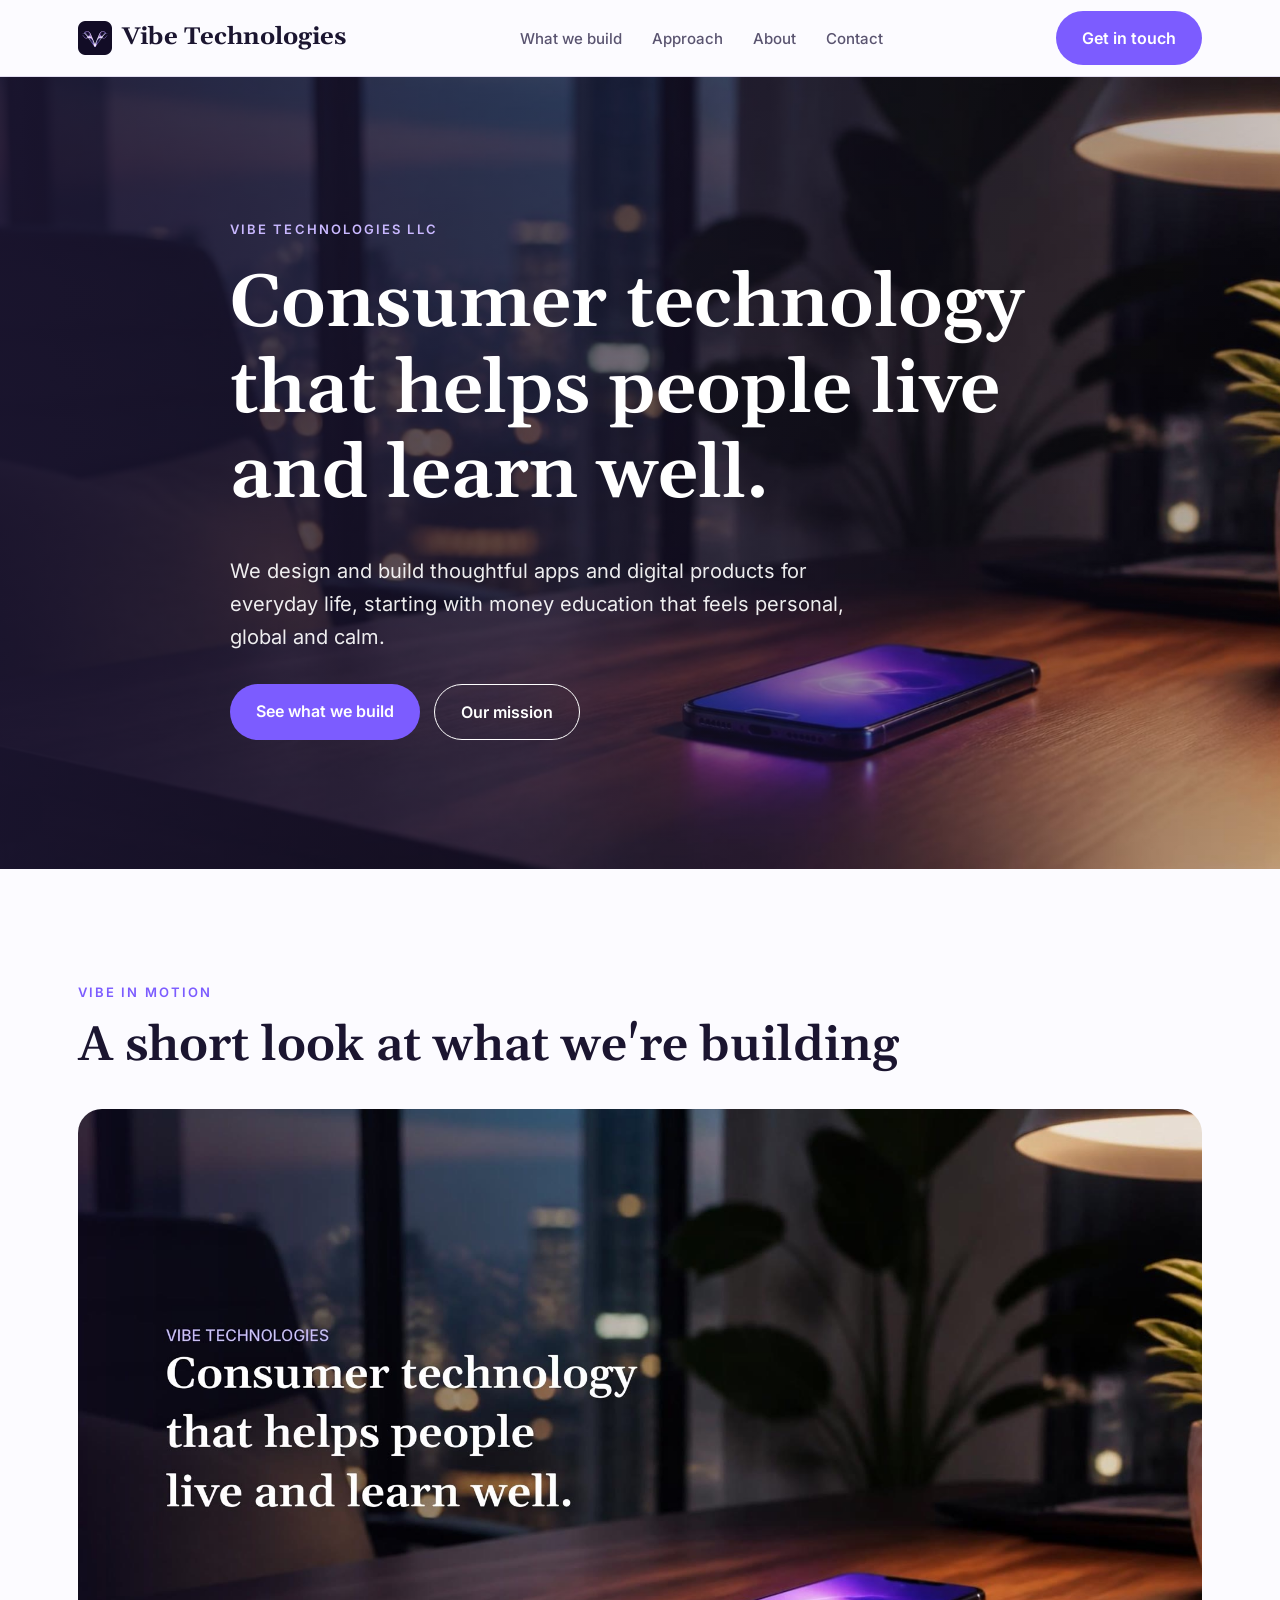
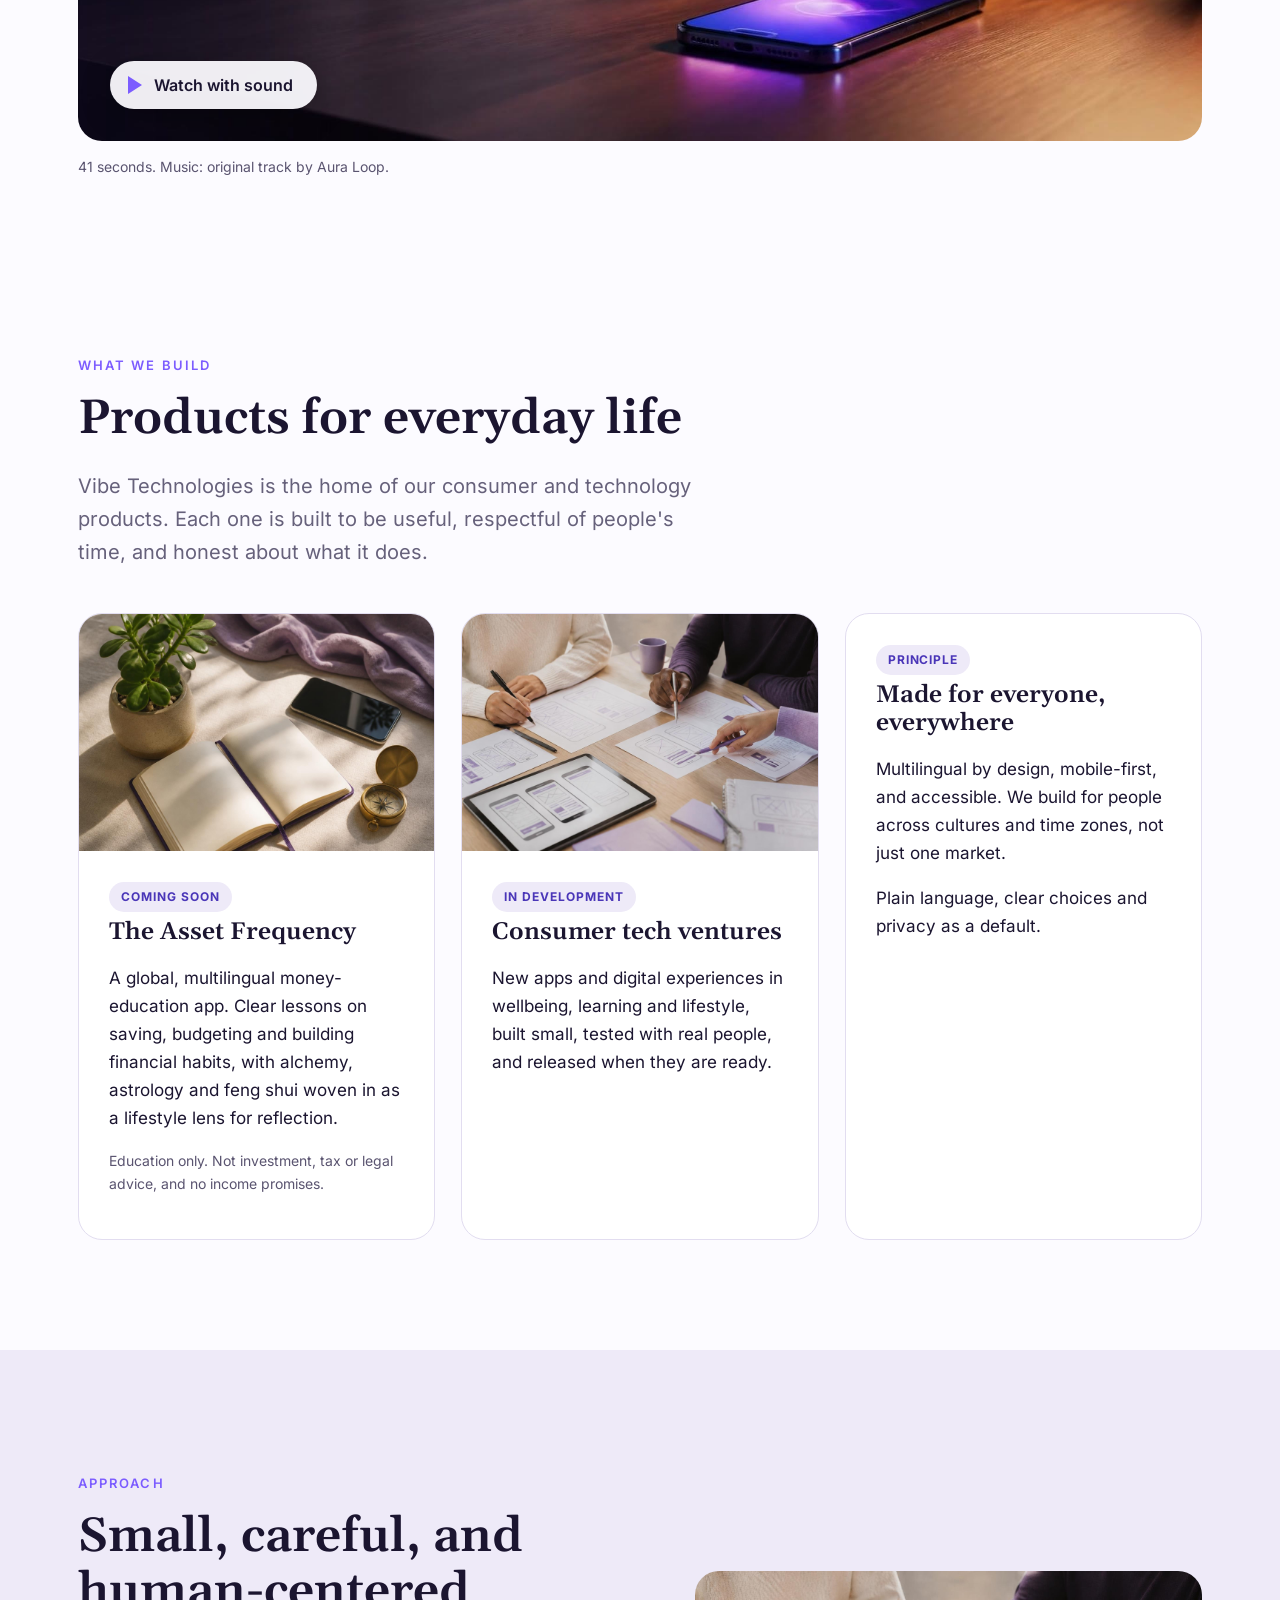
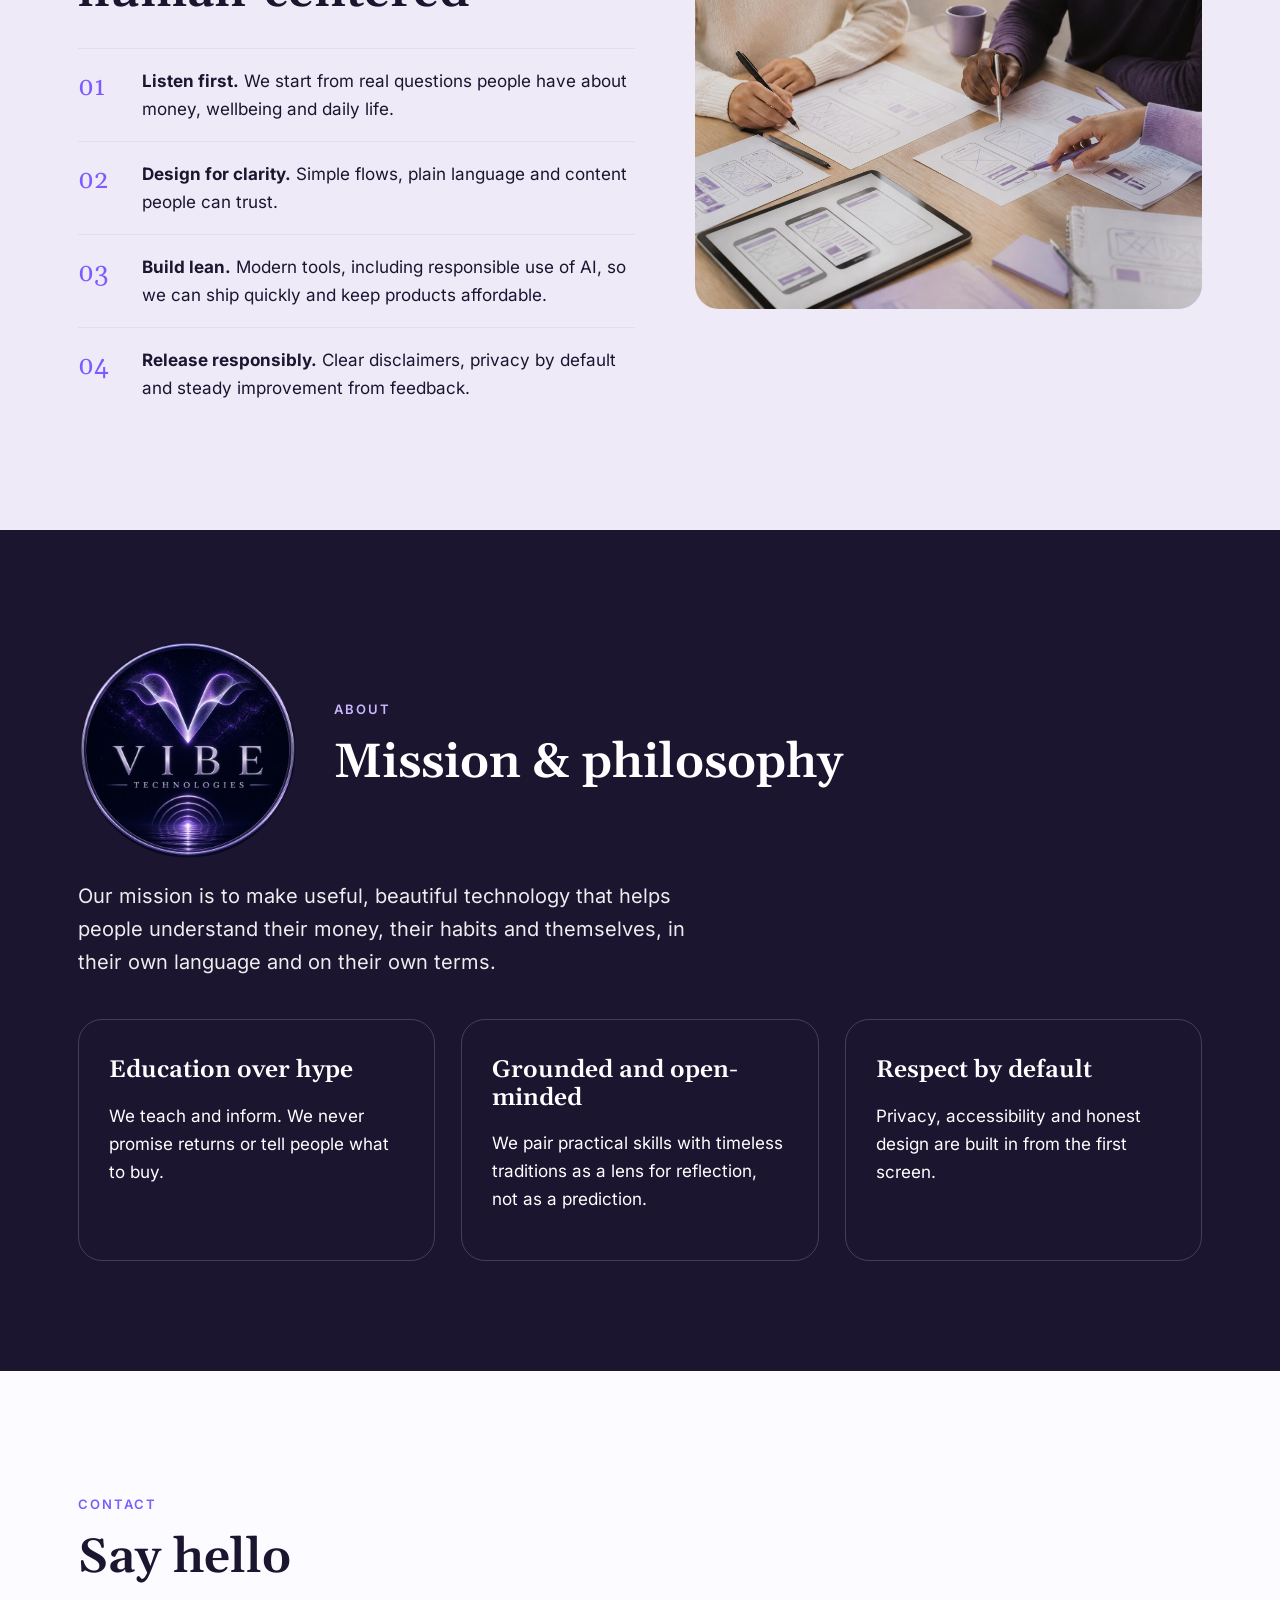
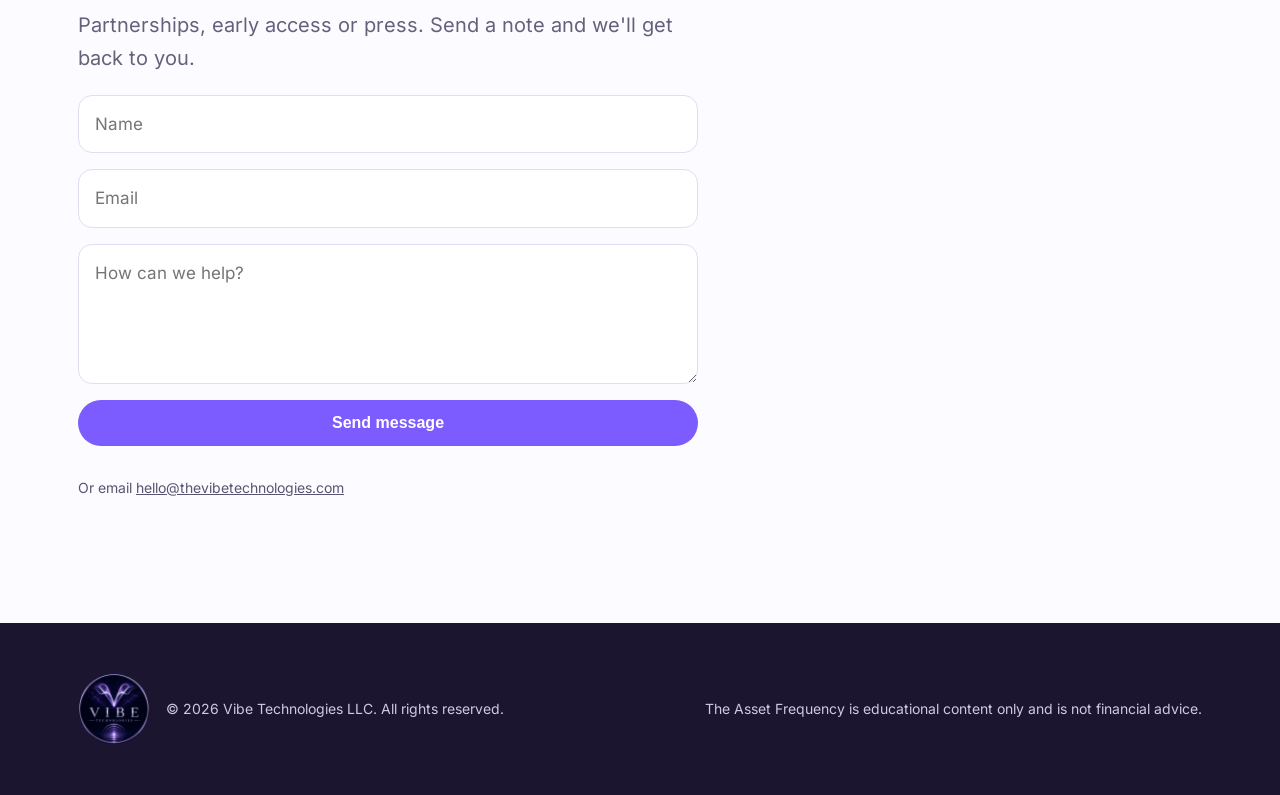
<file: index.html>
<!doctype html>
<html lang="en">
<head>
<meta charset="utf-8">
<meta name="viewport" content="width=device-width, initial-scale=1">
<title>Vibe Technologies | Consumer technology, built with care</title>
<meta name="description" content="Vibe Technologies LLC builds consumer technology products, including The Asset Frequency, a multilingual money-education app.">
<meta name="theme-color" content="#1B1530">
<link rel="canonical" href="https://thevibetechnologies.com/">
<meta property="og:site_name" content="Vibe Technologies">
<meta property="og:url" content="https://thevibetechnologies.com/">
<meta property="og:image" content="https://thevibetechnologies.com/img/og-image.jpg">
<link rel="icon" href="favicon.ico" sizes="any">
<link rel="icon" href="img/favicon-32.png" sizes="32x32" type="image/png">
<link rel="icon" href="img/favicon-16.png" sizes="16x16" type="image/png">
<link rel="icon" href="img/favicon-192.png" sizes="192x192" type="image/png">
<meta property="og:image:width" content="1200">
<meta property="og:image:height" content="630">
<meta name="twitter:card" content="summary_large_image">
<link rel="apple-touch-icon" href="img/apple-touch-icon.png">
<link rel="stylesheet" href="css/site.css">
</head>
<body>
<header><div class="wrap nav">
<a class="logo" href="#top"><img src="img/vibe-logo-mark.png" alt="" width="34" height="34">Vibe Technologies</a>
<ul><li><a href="#build">What we build</a></li><li><a href="#approach">Approach</a></li><li><a href="#about">About</a></li><li><a href="#contact">Contact</a></li></ul>
<a class="btn" href="#contact">Get in touch</a>
</div></header>

<section class="hero" id="top">
<img src="img/hero.jpg" alt="A smartphone glowing on a desk in a calm modern studio at dusk">
<div class="wrap">
<p class="eyebrow">Vibe Technologies LLC</p>
<h1>Consumer technology that helps people live and learn well.</h1>
<p class="lead">We design and build thoughtful apps and digital products for everyday life, starting with money education that feels personal, global and calm.</p>
<div class="cta"><a class="btn" href="#build">See what we build</a><a class="btn ghost" href="#about">Our mission</a></div>
</div>
</section>

<section class="vsec" id="film"><div class="wrap">
<p class="eyebrow">Vibe in motion</p><h2>A short look at what we're building</h2>
<div class="vframe" id="vframe">
<video id="vibevid" autoplay muted loop playsinline preload="metadata" poster="video/vibe-brand-poster.jpg" width="1920" height="1080" aria-label="Vibe Technologies brand film. On-screen text: Consumer technology that helps people live and learn well. What we build: thoughtful apps and digital products for everyday life. Coming soon: The Asset Frequency, multilingual money education with a lifestyle lens. Education only, not financial advice. Our mission: useful, beautiful technology, in your language, on your terms. thevibetechnologies.com.">
<source src="video/vibe-brand-loop-720p.mp4" type="video/mp4">
</video>
<button class="play" type="button" id="vplay" aria-label="Watch the Vibe Technologies film with sound"><span class="tri"></span>Watch with sound</button>
</div>
<p class="note">41 seconds. Music: original track by Aura Loop.</p>
</div></section>

<section id="build"><div class="wrap">
<p class="eyebrow">What we build</p>
<h2>Products for everyday life</h2>
<p class="lead" style="color:var(--muted)">Vibe Technologies is the home of our consumer and technology products. Each one is built to be useful, respectful of people's time, and honest about what it does.</p>
<div class="grid">
<article class="card"><img src="img/asset-frequency.jpg" alt="Notebook, compass, plant and smartphone on linen">
<div class="b"><span class="tag">Coming soon</span><h3>The Asset Frequency</h3>
<p>A global, multilingual money-education app. Clear lessons on saving, budgeting and building financial habits, with alchemy, astrology and feng shui woven in as a lifestyle lens for reflection.</p>
<p class="note">Education only. Not investment, tax or legal advice, and no income promises.</p></div></article>
<article class="card"><img src="img/team-build.jpg" alt="A team sketching app screens around a table">
<div class="b"><span class="tag">In development</span><h3>Consumer tech ventures</h3>
<p>New apps and digital experiences in wellbeing, learning and lifestyle, built small, tested with real people, and released when they are ready.</p></div></article>
<article class="card"><div class="b"><span class="tag">Principle</span><h3>Made for everyone, everywhere</h3>
<p>Multilingual by design, mobile-first, and accessible. We build for people across cultures and time zones, not just one market.</p>
<p>Plain language, clear choices and privacy as a default.</p></div></article>
</div></div></section>

<section class="alt" id="approach"><div class="wrap feature">
<div><p class="eyebrow">Approach</p><h2>Small, careful, and human-centered</h2>
<ol class="steps">
<li><strong>Listen first.</strong> We start from real questions people have about money, wellbeing and daily life.</li>
<li><strong>Design for clarity.</strong> Simple flows, plain language and content people can trust.</li>
<li><strong>Build lean.</strong> Modern tools, including responsible use of AI, so we can ship quickly and keep products affordable.</li>
<li><strong>Release responsibly.</strong> Clear disclaimers, privacy by default and steady improvement from feedback.</li>
</ol></div>
<img src="img/team-build.jpg" alt="Hands sketching mobile app designs">
</div></section>

<section class="dark" id="about"><div class="wrap">
<div class="about-head"><img class="badge" src="img/vibe-badge-600.png" width="220" height="220" alt="Vibe Technologies logo"><div><p class="eyebrow">About</p><h2>Mission &amp; philosophy</h2></div></div>
<p class="lead">Our mission is to make useful, beautiful technology that helps people understand their money, their habits and themselves, in their own language and on their own terms.</p>
<div class="pill3">
<div><h3>Education over hype</h3><p>We teach and inform. We never promise returns or tell people what to buy.</p></div>
<div><h3>Grounded and open-minded</h3><p>We pair practical skills with timeless traditions as a lens for reflection, not as a prediction.</p></div>
<div><h3>Respect by default</h3><p>Privacy, accessibility and honest design are built in from the first screen.</p></div>
</div></div></section>

<section id="contact"><div class="wrap">
<p class="eyebrow">Contact</p><h2>Say hello</h2>
<p class="lead" style="color:var(--muted)">Partnerships, early access or press. Send a note and we'll get back to you.</p>
<form id="contact-form" action="https://formsubmit.co/hello@thevibetechnologies.com" method="POST">
<input type="hidden" name="_subject" value="[Vibe Technologies] New website message">
<input type="hidden" name="_template" value="table">
<input type="hidden" name="_next" value="https://thevibetechnologies.com/thanks.html">
<input type="text" name="_honey" style="display:none" tabindex="-1" autocomplete="off" aria-hidden="true">
<input name="name" placeholder="Name" required>
<input name="email" type="email" placeholder="Email" required>
<textarea name="message" placeholder="How can we help?" required></textarea>
<button class="btn" type="submit">Send message</button>
<p class="note">Or email <a href="mailto:hello@thevibetechnologies.com">hello@thevibetechnologies.com</a></p>
</form></div></section>

<footer><div class="wrap">
<span class="fbrand"><img src="img/vibe-badge-600.png" width="72" height="72" alt="Vibe Technologies logo"><span>&copy; 2026 Vibe Technologies LLC. All rights reserved.</span></span>
<span>The Asset Frequency is educational content only and is not financial advice.</span>
</div></footer>
<script>(function(){var v=document.getElementById('vibevid'),b=document.getElementById('vplay');
if(matchMedia('(prefers-reduced-motion: reduce)').matches){v.removeAttribute('autoplay');v.pause();}
b.addEventListener('click',function(){v.innerHTML='<source src="video/vibe-brand-1080p.webm" type="video/webm"><source src="video/vibe-brand-1080p.mp4" type="video/mp4">';v.loop=false;v.load();v.muted=false;v.controls=true;v.currentTime=0;v.play();b.style.display='none';});})();</script>
</body></html>
</file>
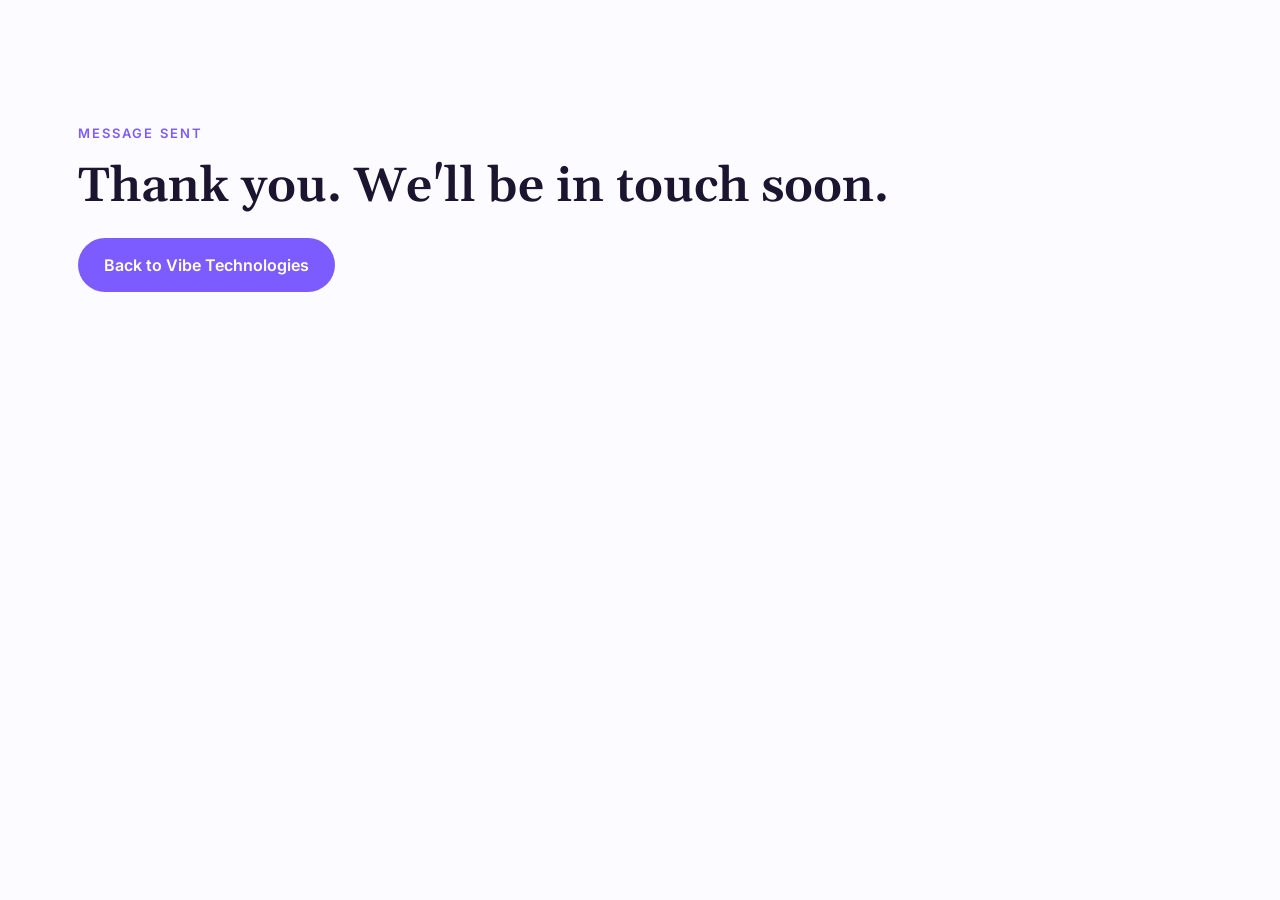
<file: thanks.html>
<!doctype html><html lang="en"><head><meta charset="utf-8"><meta name="viewport" content="width=device-width,initial-scale=1"><title>Thank you | Vibe Technologies</title><link rel="icon" href="favicon.ico"><link rel="stylesheet" href="css/site.css"></head>
<body><section><div class="wrap"><p class="eyebrow">Message sent</p><h2>Thank you. We'll be in touch soon.</h2><p><a class="btn" href="./">Back to Vibe Technologies</a></p></div></section></body></html>
</file>
<file: css/site.css>
@font-face{font-family:"Inter";src:url(../fonts/inter-latin.woff2) format("woff2");font-weight:300 800;font-display:swap}
@font-face{font-family:"Gelasio";src:url(../fonts/gelasio-latin.woff2) format("woff2");font-weight:400 700;font-display:swap}
:root{--ink:#1B1530;--deep:#1B1530;--accent:#7C5CFF;--accent2:#C9B8FF;--cream:#FCFBFF;--soft:#EEEAF8;--line:#E2DDF0;--muted:#5A5470;--serif:"Gelasio",Georgia,serif;--sans:"Inter",system-ui,sans-serif;--wrap:1180px;--r:24px}
*{box-sizing:border-box}html{scroll-behavior:smooth}body{margin:0;font-family:var(--sans);color:var(--ink);background:var(--cream);line-height:1.65;font-size:17px}
img{max-width:100%;display:block}a{color:inherit}
.wrap{max-width:var(--wrap);margin:0 auto;padding:0 28px}
header{position:sticky;top:0;z-index:10;background:rgba(252,251,255,.92);backdrop-filter:blur(10px);border-bottom:1px solid var(--line)}
.nav{display:flex;align-items:center;justify-content:space-between;height:76px}
.logo{font-family:var(--serif);font-size:24px;font-weight:700;text-decoration:none;display:flex;align-items:center;gap:10px}
.logo img{width:34px;height:34px}
.nav ul{display:flex;gap:30px;list-style:none;margin:0;padding:0}.nav ul a{text-decoration:none;font-size:15px;font-weight:500;color:var(--muted)}
.btn{display:inline-block;background:var(--accent);color:#fff;padding:14px 26px;border-radius:999px;text-decoration:none;font-weight:600;border:0;font-size:16px;cursor:pointer}
.btn.ghost{background:transparent;border:1.5px solid currentColor;color:inherit}
.hero{position:relative;color:#fff;min-height:min(88vh,820px);display:flex;align-items:center;overflow:hidden}
.hero img{position:absolute;inset:0;width:100%;height:100%;object-fit:cover}
.hero:after{content:"";position:absolute;inset:0;background:linear-gradient(90deg,rgba(27,21,48,.9) 0%,rgba(27,21,48,.55) 55%,rgba(27,21,48,.15))}
.hero .wrap{position:relative;z-index:1}
.eyebrow{text-transform:uppercase;letter-spacing:.16em;font-size:13px;font-weight:600;color:var(--accent)}
.hero .eyebrow{color:var(--accent2)}
h1,h2,h3{font-family:var(--serif);font-weight:600;line-height:1.15;margin:.3em 0 .5em}
h1{font-size:clamp(40px,6vw,74px);max-width:820px}h2{font-size:clamp(32px,4vw,48px)}h3{font-size:24px}
.lead{font-size:20px;max-width:640px;opacity:.92}
.cta{display:flex;gap:14px;margin-top:30px;flex-wrap:wrap}
section{padding:110px 0}.alt{background:var(--soft)}
.grid{display:grid;grid-template-columns:repeat(3,1fr);gap:26px;margin-top:44px}
.card{background:#fff;border:1px solid var(--line);border-radius:var(--r);overflow:hidden}
.card .b{padding:30px}.card img{aspect-ratio:3/2;object-fit:cover;width:100%}
.tag{display:inline-block;font-size:12px;font-weight:700;letter-spacing:.08em;text-transform:uppercase;background:var(--soft);color:#4A36B8;padding:5px 12px;border-radius:999px}
.feature{display:grid;grid-template-columns:1.1fr 1fr;gap:60px;align-items:center}
.feature img{border-radius:var(--r);aspect-ratio:3/2;object-fit:cover;width:100%}
.steps{list-style:none;padding:0;margin:28px 0 0;counter-reset:s}
.steps li{counter-increment:s;padding:18px 0 18px 64px;position:relative;border-top:1px solid var(--line)}
.steps li:before{content:counter(s,decimal-leading-zero);position:absolute;left:0;top:18px;font-family:var(--serif);font-size:26px;color:var(--accent)}
.dark{background:var(--deep);color:#fff}.dark .eyebrow{color:var(--accent2)}
.pill3{display:grid;grid-template-columns:repeat(3,1fr);gap:26px;margin-top:40px}
.pill3 div{border:1px solid rgba(255,255,255,.18);border-radius:var(--r);padding:30px}
form{display:grid;gap:16px;max-width:620px}
input,textarea{font:inherit;padding:14px 16px;border:1px solid var(--line);border-radius:14px;background:#fff}
textarea{min-height:140px}
.note{font-size:14px;color:var(--muted)}
footer{background:var(--deep);color:#CFC8E6;padding:50px 0;font-size:14px}
footer .wrap{display:flex;justify-content:space-between;flex-wrap:wrap;gap:16px}
@media(max-width:900px){.nav ul{display:none}.grid,.pill3,.feature{grid-template-columns:1fr}section{padding:72px 0}.hero{min-height:min(80vh,680px)}}
.about-head{display:flex;align-items:center;gap:36px}.badge{width:220px;height:220px}
.fbrand{display:flex;align-items:center;gap:16px}.fbrand img{width:72px;height:72px}footer .wrap{align-items:center}
@media(max-width:900px){.about-head{flex-direction:column;align-items:flex-start;gap:20px}.badge{width:160px;height:160px}}
.vsec{padding:100px 0 40px}.vframe{position:relative;margin-top:36px;border-radius:var(--r);overflow:hidden;background:var(--deep);aspect-ratio:16/9}
.vframe video{width:100%;height:100%;object-fit:cover;display:block}
.play{position:absolute;left:32px;bottom:32px;display:flex;align-items:center;gap:12px;background:rgba(252,251,255,.94);color:var(--ink);border:0;border-radius:999px;padding:14px 24px 14px 18px;font:600 16px var(--sans);cursor:pointer;box-shadow:0 8px 30px rgba(0,0,0,.25)}
.play .tri{width:0;height:0;border-left:14px solid var(--accent);border-top:9px solid transparent;border-bottom:9px solid transparent}
.vsec .note{margin-top:14px}
@media(max-width:900px){.vsec{padding:64px 0 20px}.play{left:16px;bottom:16px;padding:10px 18px 10px 14px;font-size:14px}}
</file>
